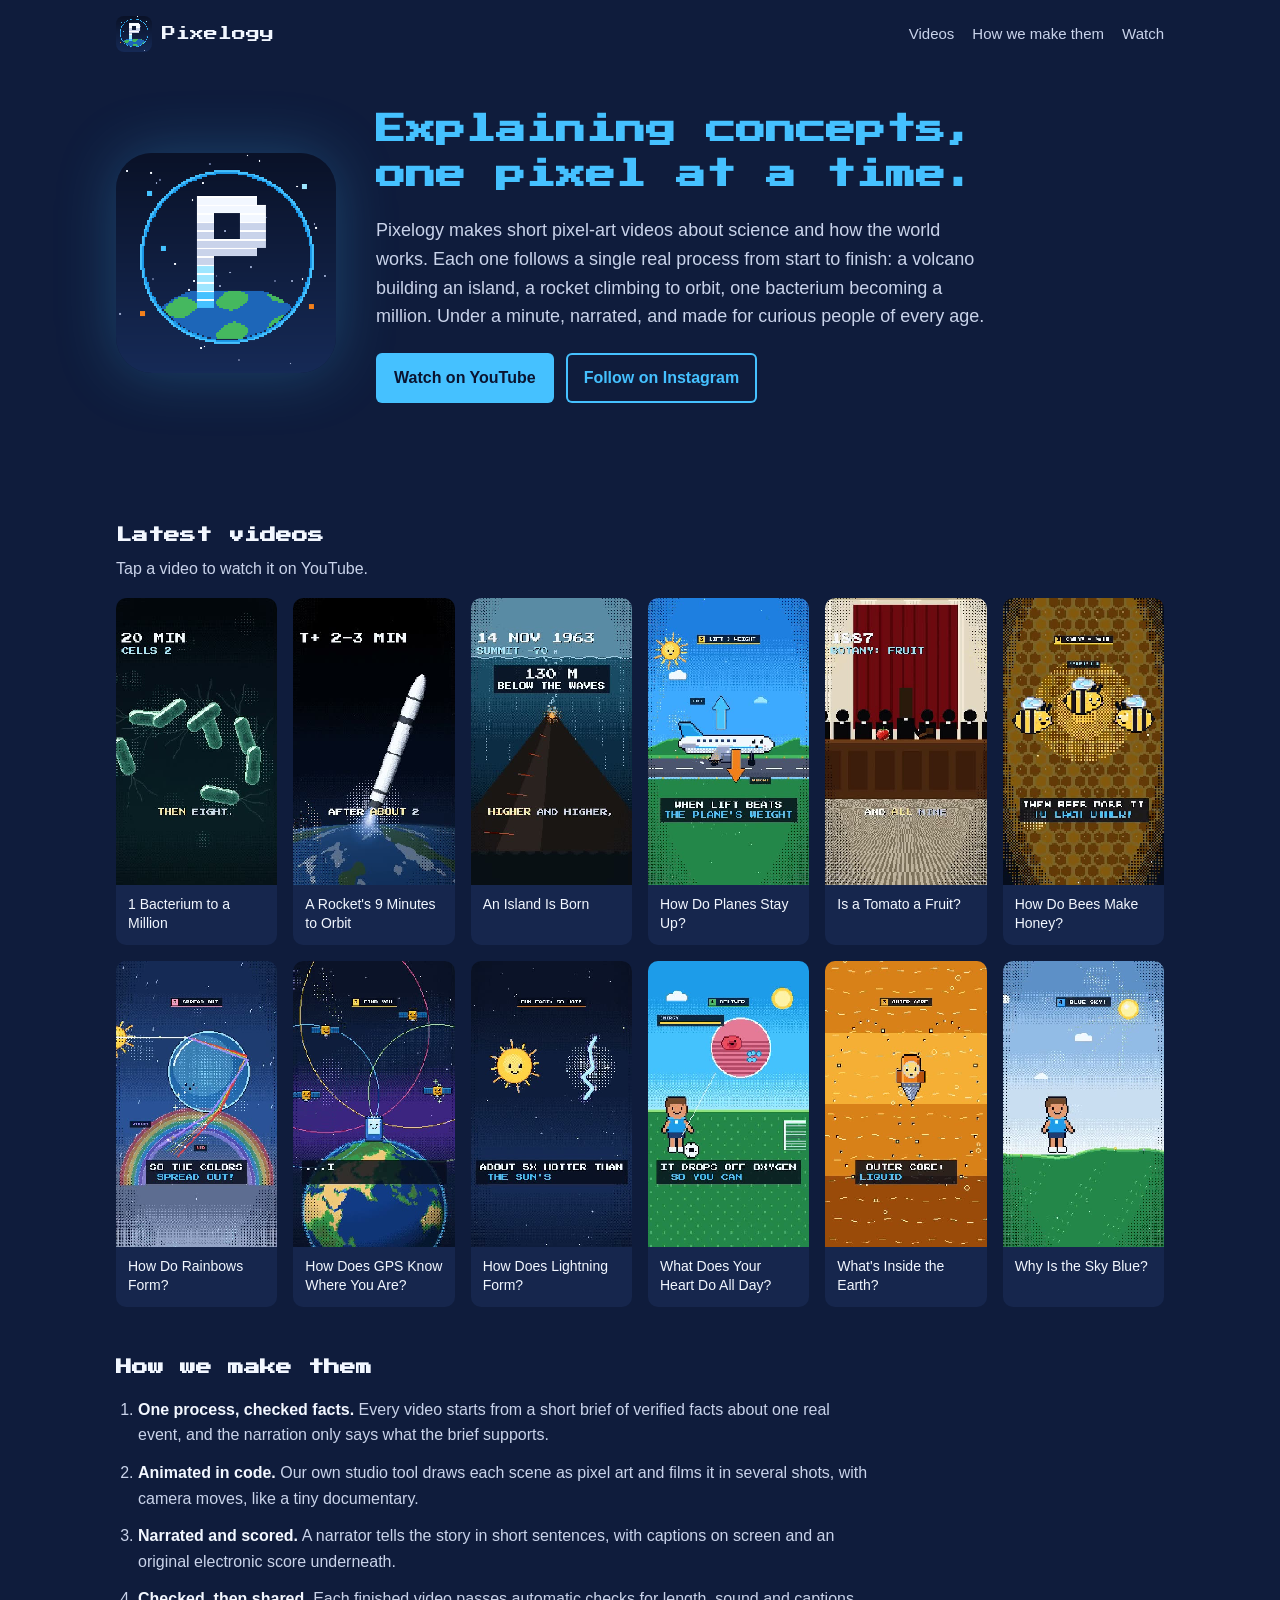
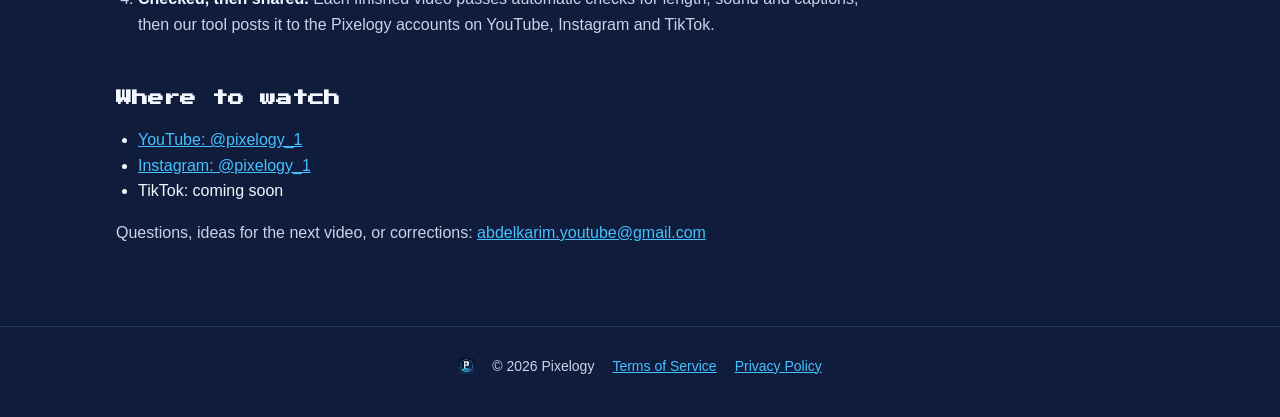
<file: index.html>
<!doctype html>
<html lang="en">
<head>
<meta charset="utf-8">
<meta name="viewport" content="width=device-width, initial-scale=1">
<title>Pixelogy</title>
<meta name="description" content="Pixelogy explains concepts one pixel at a time: short pixel-art science videos that show a real process unfold, from an island rising out of the sea to a rocket reaching orbit.">
<link rel="icon" href="favicon.ico" sizes="48x48">
<link rel="icon" type="image/png" sizes="32x32" href="favicon-32.png">
<link rel="icon" type="image/png" sizes="16x16" href="favicon-16.png">
<link rel="apple-touch-icon" href="apple-touch-icon.png">
<meta property="og:title" content="Pixelogy">
<meta property="og:description" content="Explaining concepts, one pixel at a time.">
<meta property="og:image" content="https://achedmi.github.io/pixelogy-legal/img/icon-512.png">
<link rel="preconnect" href="https://fonts.googleapis.com">
<link rel="preconnect" href="https://fonts.gstatic.com" crossorigin>
<link href="https://fonts.googleapis.com/css2?family=Press+Start+2P&display=swap" rel="stylesheet">
<link rel="stylesheet" href="style.css">
</head>
<body class="home">

<header class="bar">
  <a class="brand" href="./"><img src="img/icon-512.png" alt="" width="36" height="36"> Pixelogy</a>
  <nav><a href="#videos">Videos</a><a href="#how">How we make them</a><a href="#watch">Watch</a></nav>
</header>

<section class="hero">
  <img class="hero-icon" src="img/icon-512.png" alt="Pixelogy logo: a pixel-art letter P standing on a small planet" width="220" height="220">
  <div>
    <h1>Explaining concepts,<br>one pixel at a time.</h1>
    <p class="lead">Pixelogy makes short pixel-art videos about science and how the world works. Each one follows a single
      real process from start to finish: a volcano building an island, a rocket climbing to orbit, one bacterium becoming a million.
      Under a minute, narrated, and made for curious people of every age.</p>
    <p class="cta">
      <a class="btn" href="https://www.youtube.com/@pixelogy_1">Watch on YouTube</a>
      <a class="btn ghost" href="https://www.instagram.com/pixelogy_1/">Follow on Instagram</a>
    </p>
  </div>
</section>

<main>
<section id="videos">
  <h2>Latest videos</h2>
  <p class="sub">Tap a video to watch it on YouTube.</p>
  <div class="grid">
    <a class="card" href="https://youtube.com/shorts/Mu6Yr5nCujo"><img src="img/videos/Mu6Yr5nCujo.jpg" alt="" loading="lazy"><span>1 Bacterium to a Million</span></a>
    <a class="card" href="https://youtube.com/shorts/N99w0MsRdAw"><img src="img/videos/N99w0MsRdAw.jpg" alt="" loading="lazy"><span>A Rocket's 9 Minutes to Orbit</span></a>
    <a class="card" href="https://youtube.com/shorts/LlFf1L_BiDs"><img src="img/videos/LlFf1L_BiDs.jpg" alt="" loading="lazy"><span>An Island Is Born</span></a>
    <a class="card" href="https://youtube.com/shorts/ZWMvXfl6b7A"><img src="img/videos/ZWMvXfl6b7A.jpg" alt="" loading="lazy"><span>How Do Planes Stay Up?</span></a>
    <a class="card" href="https://youtube.com/shorts/uPKyZ64xYpw"><img src="img/videos/uPKyZ64xYpw.jpg" alt="" loading="lazy"><span>Is a Tomato a Fruit?</span></a>
    <a class="card" href="https://youtube.com/shorts/8iGvHS9BIvs"><img src="img/videos/8iGvHS9BIvs.jpg" alt="" loading="lazy"><span>How Do Bees Make Honey?</span></a>
    <a class="card" href="https://youtube.com/shorts/9AKcnZ9T_8E"><img src="img/videos/9AKcnZ9T_8E.jpg" alt="" loading="lazy"><span>How Do Rainbows Form?</span></a>
    <a class="card" href="https://youtube.com/shorts/a6PI0dTTP-s"><img src="img/videos/a6PI0dTTP-s.jpg" alt="" loading="lazy"><span>How Does GPS Know Where You Are?</span></a>
    <a class="card" href="https://youtube.com/shorts/CshQLfKQYN8"><img src="img/videos/CshQLfKQYN8.jpg" alt="" loading="lazy"><span>How Does Lightning Form?</span></a>
    <a class="card" href="https://youtube.com/shorts/HG00rkV09h8"><img src="img/videos/HG00rkV09h8.jpg" alt="" loading="lazy"><span>What Does Your Heart Do All Day?</span></a>
    <a class="card" href="https://youtube.com/shorts/QHmWig1QD-Y"><img src="img/videos/QHmWig1QD-Y.jpg" alt="" loading="lazy"><span>What's Inside the Earth?</span></a>
    <a class="card" href="https://youtube.com/shorts/BrEqnXkrmms"><img src="img/videos/BrEqnXkrmms.jpg" alt="" loading="lazy"><span>Why Is the Sky Blue?</span></a>
  </div>
</section>

<section id="how">
  <h2>How we make them</h2>
  <ol class="steps">
    <li><strong>One process, checked facts.</strong> Every video starts from a short brief of verified facts about one real event,
      and the narration only says what the brief supports.</li>
    <li><strong>Animated in code.</strong> Our own studio tool draws each scene as pixel art and films it in several shots,
      with camera moves, like a tiny documentary.</li>
    <li><strong>Narrated and scored.</strong> A narrator tells the story in short sentences, with captions on screen and an
      original electronic score underneath.</li>
    <li><strong>Checked, then shared.</strong> Each finished video passes automatic checks for length, sound and captions,
      then our tool posts it to the Pixelogy accounts on YouTube, Instagram and TikTok.</li>
  </ol>
</section>

<section id="watch">
  <h2>Where to watch</h2>
  <ul class="links">
    <li><a href="https://www.youtube.com/@pixelogy_1">YouTube: @pixelogy_1</a></li>
    <li><a href="https://www.instagram.com/pixelogy_1/">Instagram: @pixelogy_1</a></li>
    <li>TikTok: coming soon</li>
  </ul>
  <p>Questions, ideas for the next video, or corrections: <a href="mailto:abdelkarim.youtube@gmail.com">abdelkarim.youtube@gmail.com</a></p>
</section>
</main>

<footer>
  <img src="favicon-32.png" alt="" width="16" height="16">
  <span>© 2026 Pixelogy</span>
  <a href="terms.html">Terms of Service</a>
  <a href="privacy.html">Privacy Policy</a>
</footer>

</body>
</html>
</file>
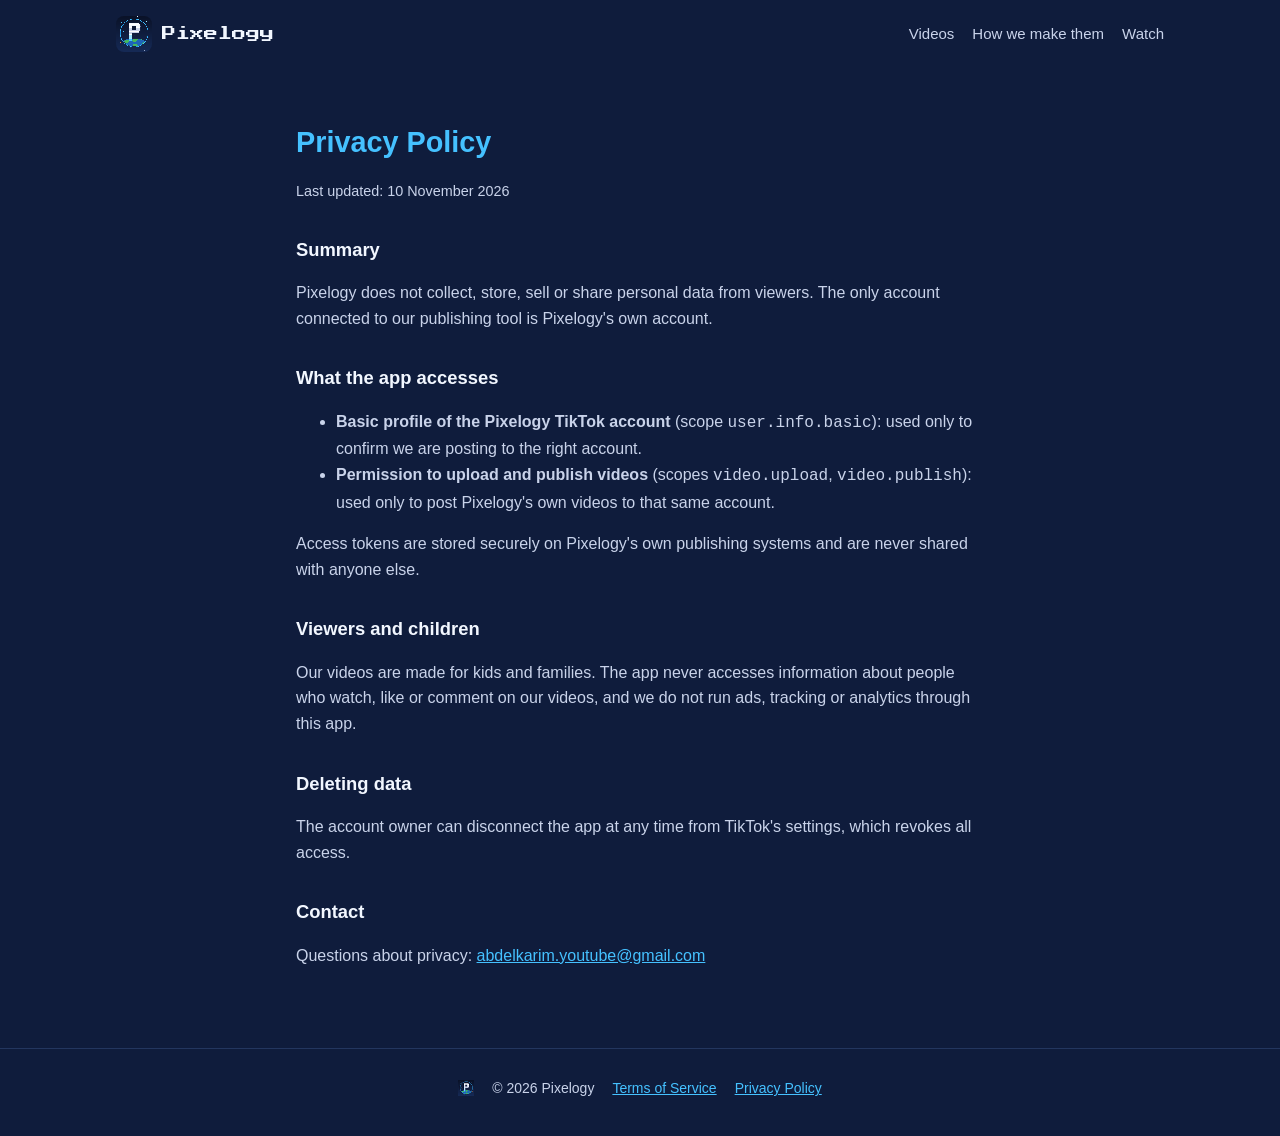
<file: privacy.html>
<!doctype html>
<html lang="en"><head><meta charset="utf-8"><meta name="viewport" content="width=device-width, initial-scale=1">
<title>Pixelogy Privacy Policy</title><link rel="icon" href="favicon.ico" sizes="48x48"><link rel="icon" type="image/png" sizes="32x32" href="favicon-32.png">
<link rel="icon" type="image/png" sizes="16x16" href="favicon-16.png"><link rel="apple-touch-icon" href="apple-touch-icon.png">
<link href="https://fonts.googleapis.com/css2?family=Press+Start+2P&display=swap" rel="stylesheet">
<link rel="stylesheet" href="style.css"></head>
<body>
<header class="bar"><a class="brand" href="./"><img src="img/icon-512.png" alt="" width="36" height="36"> Pixelogy</a>
<nav><a href="./#videos">Videos</a><a href="./#how">How we make them</a><a href="./#watch">Watch</a></nav></header>
<main>
<h1>Privacy Policy</h1>
<p class="updated">Last updated: 10 November 2026</p>

<h2>Summary</h2>
<p>Pixelogy does not collect, store, sell or share personal data from viewers. The only account connected to
our publishing tool is Pixelogy's own account.</p>

<h2>What the app accesses</h2>
<ul>
  <li><strong>Basic profile of the Pixelogy TikTok account</strong> (scope <code>user.info.basic</code>): used only to confirm
  we are posting to the right account.</li>
  <li><strong>Permission to upload and publish videos</strong> (scopes <code>video.upload</code>, <code>video.publish</code>): used only to
  post Pixelogy's own videos to that same account.</li>
</ul>
<p>Access tokens are stored securely on Pixelogy's own publishing systems and are never shared with anyone else.</p>

<h2>Viewers and children</h2>
<p>Our videos are made for kids and families. The app never accesses information about people who watch,
like or comment on our videos, and we do not run ads, tracking or analytics through this app.</p>

<h2>Deleting data</h2>
<p>The account owner can disconnect the app at any time from TikTok's settings, which revokes all access.</p>

<h2>Contact</h2>
<p>Questions about privacy: <a href="mailto:abdelkarim.youtube@gmail.com">abdelkarim.youtube@gmail.com</a></p>
</main>
<footer><img src="favicon-32.png" alt="" width="16" height="16"><span>© 2026 Pixelogy</span>
<a href="terms.html">Terms of Service</a><a href="privacy.html">Privacy Policy</a></footer>
</body></html>
</file>
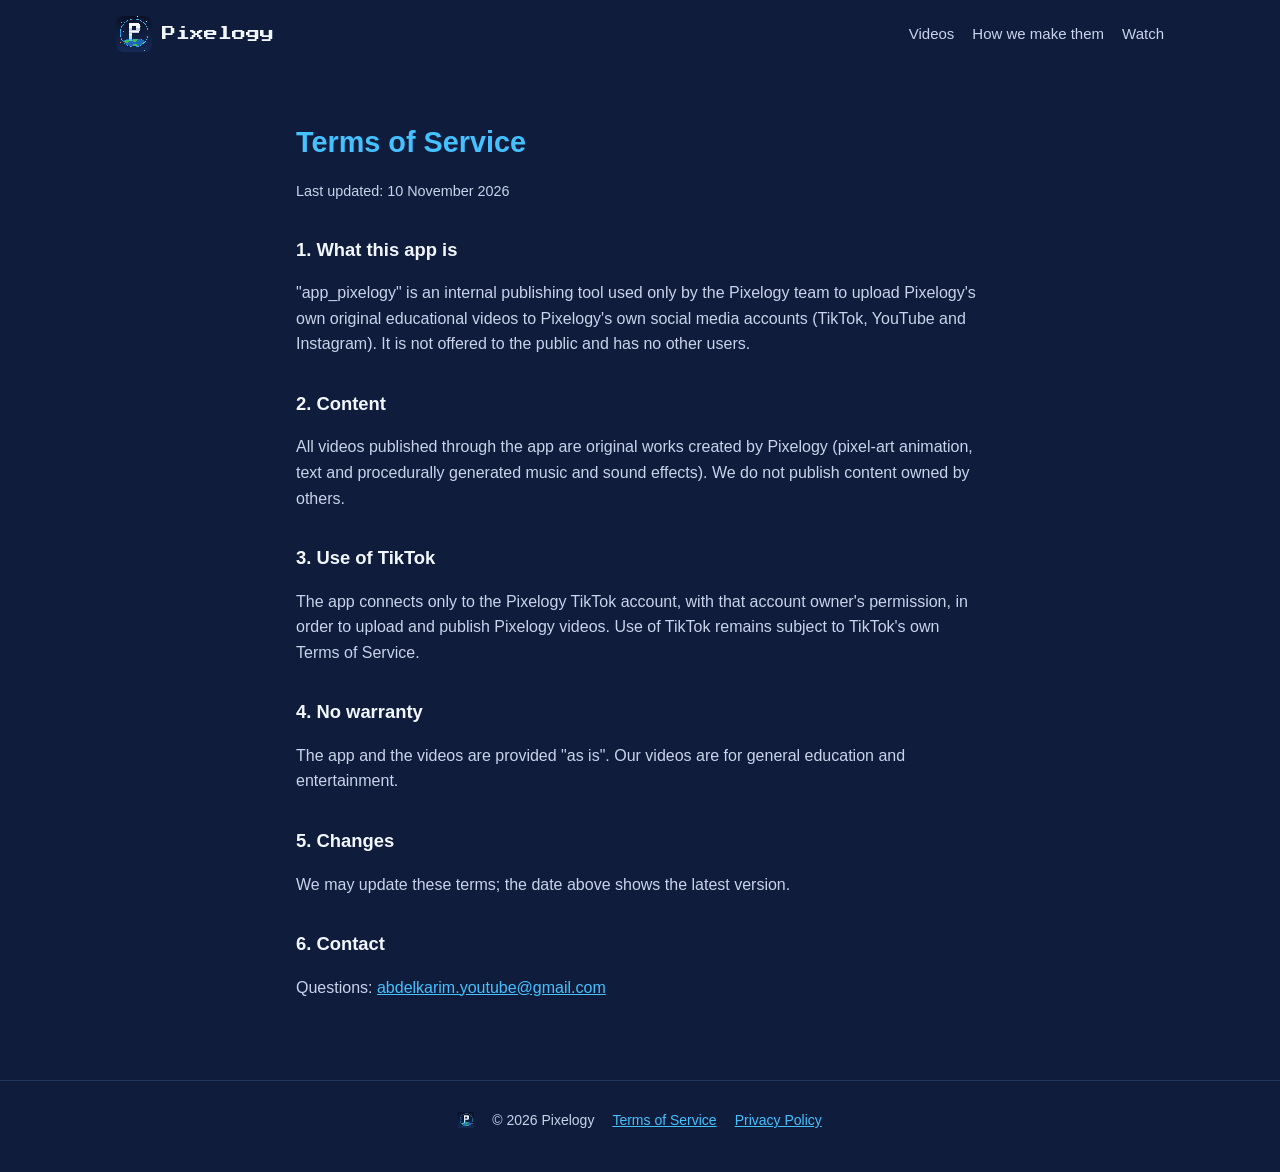
<file: terms.html>
<!doctype html>
<html lang="en"><head><meta charset="utf-8"><meta name="viewport" content="width=device-width, initial-scale=1">
<title>Pixelogy Terms of Service</title><link rel="icon" href="favicon.ico" sizes="48x48"><link rel="icon" type="image/png" sizes="32x32" href="favicon-32.png">
<link rel="icon" type="image/png" sizes="16x16" href="favicon-16.png"><link rel="apple-touch-icon" href="apple-touch-icon.png">
<link href="https://fonts.googleapis.com/css2?family=Press+Start+2P&display=swap" rel="stylesheet">
<link rel="stylesheet" href="style.css"></head>
<body>
<header class="bar"><a class="brand" href="./"><img src="img/icon-512.png" alt="" width="36" height="36"> Pixelogy</a>
<nav><a href="./#videos">Videos</a><a href="./#how">How we make them</a><a href="./#watch">Watch</a></nav></header>
<main>
<h1>Terms of Service</h1>
<p class="updated">Last updated: 10 November 2026</p>

<h2>1. What this app is</h2>
<p>"app_pixelogy" is an internal publishing tool used only by the Pixelogy team to upload Pixelogy's own
original educational videos to Pixelogy's own social media accounts (TikTok, YouTube and Instagram).
It is not offered to the public and has no other users.</p>

<h2>2. Content</h2>
<p>All videos published through the app are original works created by Pixelogy (pixel-art animation, text and
procedurally generated music and sound effects). We do not publish content owned by others.</p>

<h2>3. Use of TikTok</h2>
<p>The app connects only to the Pixelogy TikTok account, with that account owner's permission, in order to
upload and publish Pixelogy videos. Use of TikTok remains subject to TikTok's own Terms of Service.</p>

<h2>4. No warranty</h2>
<p>The app and the videos are provided "as is". Our videos are for general education and entertainment.</p>

<h2>5. Changes</h2>
<p>We may update these terms; the date above shows the latest version.</p>

<h2>6. Contact</h2>
<p>Questions: <a href="mailto:abdelkarim.youtube@gmail.com">abdelkarim.youtube@gmail.com</a></p>
</main>
<footer><img src="favicon-32.png" alt="" width="16" height="16"><span>© 2026 Pixelogy</span>
<a href="terms.html">Terms of Service</a><a href="privacy.html">Privacy Policy</a></footer>
</body></html>
</file>
<file: style.css>
:root { color-scheme: dark; --bg: #0F1C3C; --bg2: #0A1430; --card: #16264D; --fg: #F2F7FF; --muted: #C9D3EA; --accent: #45C1FF; --green: #45B35C; }
* { box-sizing: border-box; }
body { margin: 0; background: var(--bg); color: var(--fg); font: 16px/1.6 -apple-system, "Segoe UI", Roboto, sans-serif; }
main { max-width: 720px; margin: 0 auto; padding: 32px 16px 64px; }
h1 { color: var(--accent); font-size: 1.8rem; margin-bottom: 0; }
h2 { font-size: 1.15rem; margin-top: 2rem; }
p, li { color: var(--muted); }
a { color: var(--accent); }
.updated { color: var(--muted); font-size: .9rem; }
img { image-rendering: pixelated; }

/* shared header + footer */
.bar { display: flex; align-items: center; justify-content: space-between; gap: 16px; flex-wrap: wrap;
  max-width: 1080px; margin: 0 auto; padding: 16px; }
.brand { display: flex; align-items: center; gap: 10px; color: var(--fg); text-decoration: none;
  font-family: "Press Start 2P", monospace; font-size: 14px; }
.brand img { border-radius: 8px; }
.bar nav { display: flex; gap: 18px; flex-wrap: wrap; }
.bar nav a { color: var(--muted); text-decoration: none; font-size: 15px; }
.bar nav a:hover { color: var(--accent); }
footer { display: flex; align-items: center; justify-content: center; gap: 18px; flex-wrap: wrap;
  padding: 28px 16px 40px; border-top: 1px solid #23365F; color: var(--muted); font-size: 14px; }

/* home page */
.home main { max-width: 1080px; }
.hero { display: flex; align-items: center; gap: 40px; max-width: 1080px; margin: 0 auto; padding: 40px 16px 24px; }
.hero-icon { width: 220px; height: 220px; border-radius: 36px; flex: none; box-shadow: 0 0 60px rgba(69, 193, 255, .25); }
.hero h1 { font-family: "Press Start 2P", monospace; font-size: clamp(18px, 3.2vw, 30px); line-height: 1.5; margin: 0 0 18px; }
.lead { font-size: 18px; max-width: 620px; }
.cta { display: flex; gap: 12px; flex-wrap: wrap; margin-top: 22px; }
.btn { display: inline-block; padding: 12px 18px; background: var(--accent); color: var(--bg2); font-weight: 700;
  text-decoration: none; border-radius: 6px; }
.btn.ghost { background: transparent; color: var(--accent); box-shadow: inset 0 0 0 2px var(--accent); }
.home h2 { font-family: "Press Start 2P", monospace; font-size: 16px; color: var(--fg); margin: 48px 0 8px; }
.sub { margin-top: 0; }
.grid { display: grid; grid-template-columns: repeat(auto-fill, minmax(150px, 1fr)); gap: 16px; margin-top: 16px; }
.card { display: block; background: var(--card); border-radius: 10px; overflow: hidden; text-decoration: none; color: var(--fg);
  transition: transform .15s; }
.card:hover { transform: translateY(-3px); }
.card img { display: block; width: 100%; aspect-ratio: 9 / 16; object-fit: cover; }
.card span { display: block; padding: 10px 12px 12px; font-size: 14px; line-height: 1.35; }
.steps { padding-left: 22px; max-width: 760px; }
.steps li { margin-bottom: 12px; }
.steps strong, .links li { color: var(--fg); }
.links { padding-left: 22px; }

@media (max-width: 640px) {
  .hero { flex-direction: column; text-align: center; gap: 20px; padding-top: 16px; }
  .hero-icon { width: 160px; height: 160px; border-radius: 28px; }
  .cta { justify-content: center; }
  .grid { grid-template-columns: repeat(2, 1fr); }
}
</file>
